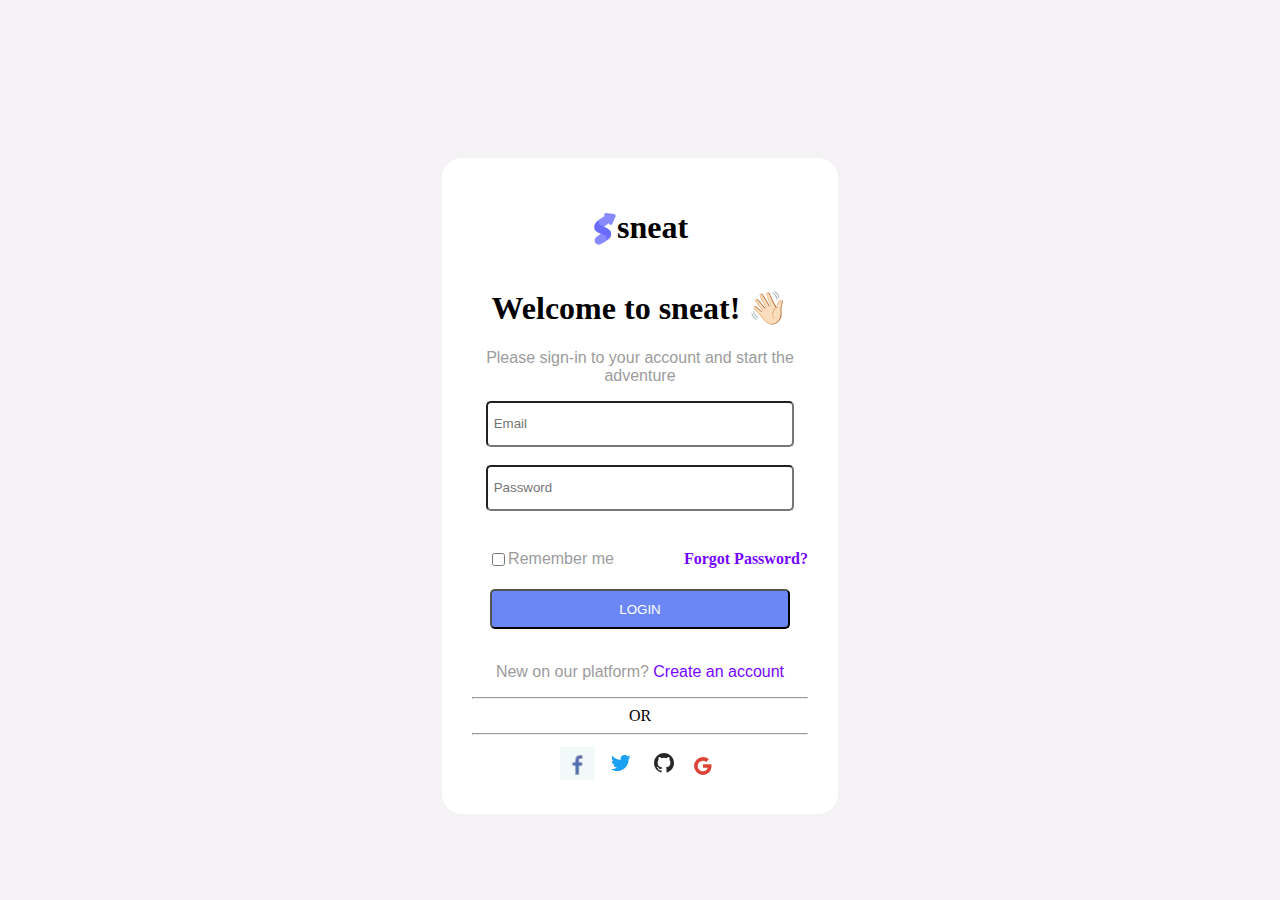
<file: login page.html>
<!DOCTYPE html>
<html lang="en">
<head>
    <meta charset="UTF-8">
    <meta name="viewport" content="width=device-width, initial-scale=1.0">
    <title>Document</title>
    <link rel="stylesheet" href="/css/login.css">
</head>
<body>
    <center><div class="main">
        <div class="login">

        
        <div class="logo">
          <a href="index.html">  <img src="/img/3.png" alt=""></a>
            <h1>sneat</h1>
        </div>
        <div class="text">
            <h1>Welcome to sneat! 👋🏻</h1>
            <p>Please sign-in to your account and start the <br>
                 adventure</p>
        </div>
        <div class="logins">
            <input class="input" type="Email" placeholder=" Email"><br><br>
            <input class="input" type="password" placeholder=" Password"><br><br>
            <div class="forget">
            <input class="checkbox" type="checkbox">

            
            
            <p class="p">Remember me </p> <a href="SECURITY.html"><h4>Forgot Password?</h4></a><br><br>
        </div>
        <a href="index.html"><button class="inputs">LOGIN</button><br><br></a>
            <p>New on our platform? <a href="sing.html"> Create an account</a></p> 
        </div>
        <hr>OR <hr>
        <img class="imgss" src="/img/f1.png" alt="" width="35px" >
        <img class="imgs" src="./img/t2.png" alt="">
        <img class="imgs" src="/img/g3.png" alt="">
        <img class="imgs" src="/img/gg2.png" alt="">
      </div>
    </center></div>

</body>
</html>
</file>
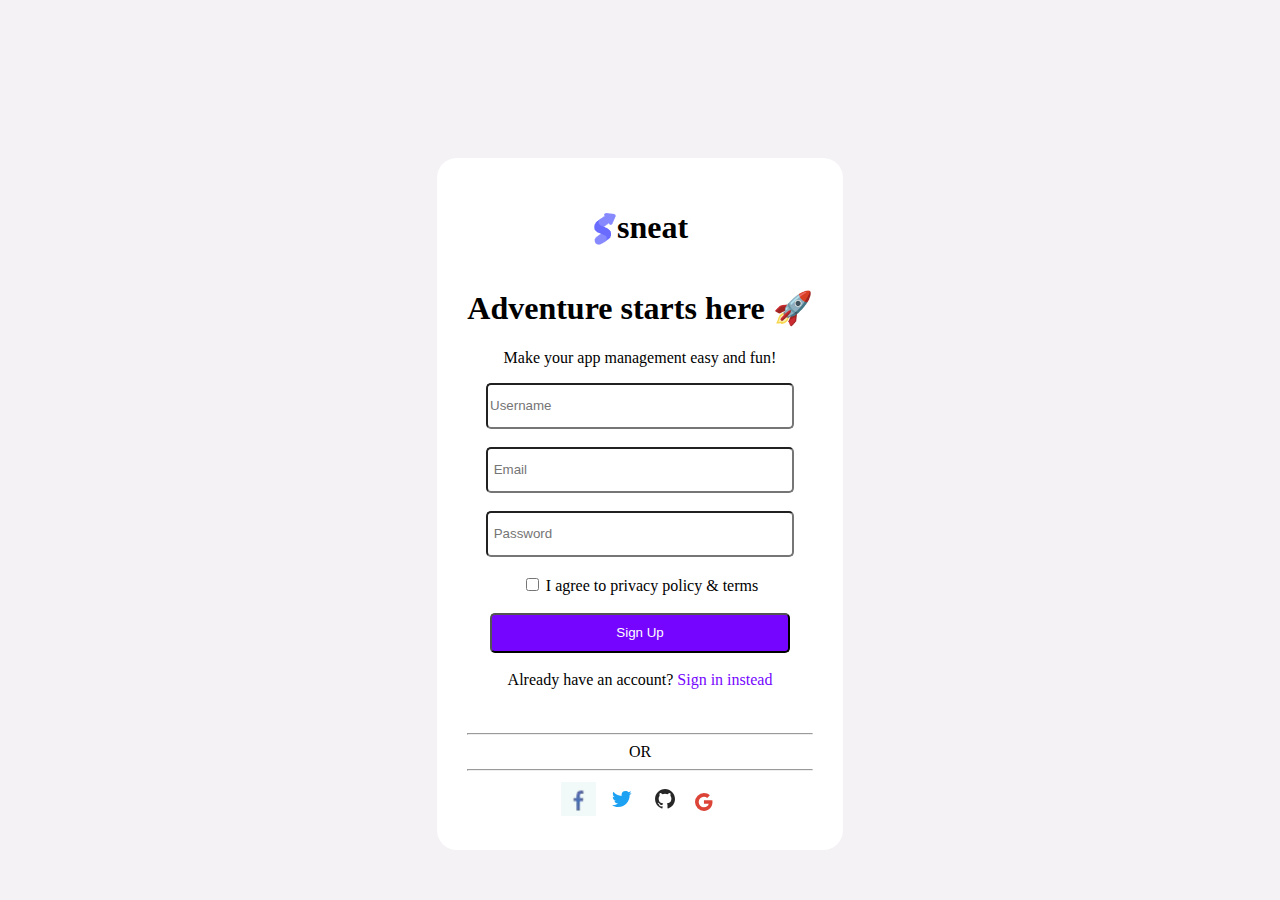
<file: sing.html>
<!DOCTYPE html>
<html lang="en">
<head>
    <meta charset="UTF-8">
    <meta name="viewport" content="width=device-width, initial-scale=1.0">
    <title>Document</title>
    <link rel="stylesheet" href="/css/sing.css">
</head>
<body>
    <center><div class="main">
        <div class="login">

        
        <div class="logo">
            <a href="index.html">  <img src="/img/3.png" alt=""></a>
            <h1>sneat</h1>
        </div>
        <div class="text">
            <h1>Adventure starts here 🚀</h1>
            <p>Make your app management easy and fun!</p>
        </div>
        <div class="logins">
            <input class="input" type="text" placeholder="Username"><br><br>
            <input class="input" type="Email" placeholder=" Email"><br><br>
            <input class="input" type="password" placeholder=" Password"><br><br>
            <input type="checkbox">
            I agree to privacy policy & terms <br><br>
            <a href="index.html"><button class="inputs">Sign Up</button><br><br></a>

            Already have an account? <a href="login page.html"> Sign in instead</a><br><br><br>
            <hr>OR <hr>
            <img class="imgss" src="/img/f1.png" alt="" width="35px" >
            <img class="imgs" src="./img/t2.png" alt="">
            <img class="imgs" src="/img/g3.png" alt="">
            <img class="imgs" src="/img/gg2.png" alt="">

        </div>
    </div>
    </div>
</center>
</body>
</html>
</file>
<file: css/login.css>
body{
    background: #f5f2f6;
    display: flex;
    justify-content: center;
    align-items: center;
}

.main{
    display: flex;
    align-items: center;
    justify-content: center;
    margin-top: 150px;
    background:white;
    border-radius: 20px;
    padding: 30px;
}
p{
    font-size: 16px;
}
.logo{
    display: flex;
    justify-content: center;
    align-items: center;

}

button{
    width: 300px;
    height: 30px;
}
.input{
    width: 300px;
    height: 40px;
    border-radius: 5px;
}
.forget{
    display: flex;
    justify-content: start;
    align-items: center;
}
h4{
    margin-left:70px ;
}
.inputs{
    width: 300px;
    height: 40px;
    border-radius: 5px;
    color: rgb(255, 255, 255);
    background-color:rgb(118, 5, 255) ;
}
    
a{
    font-style: normal;
    color: rgb(118, 5, 255);
    text-decoration:none;
}
p{
    font-family: "Public Sans", sans-serif;
    font-optical-sizing: auto;
    font-weight: weight;
    font-style: normal;
    color: rgb(156, 156, 156);
}
.checkbox{
    margin-left: 20px;
}
.inputss{
    height: 10px;
    width: 10px;
    background:white ;
}
.inputs{
    width: 300px;
    height: 40px;
    border-radius: 5px;
    color: rgb(255, 255, 255);
    background-color:rgb(107, 135, 246) ;
    
}

.inputs:hover{
    background-color:rgb(132, 42, 243) ;
}
</file>
<file: css/sing.css>
body{
    background: #f5f2f6;
    display: flex;
    justify-content: center;
    align-items: center;
}

.main{
    display: flex;
    align-items: center;
    justify-content: center;
    margin-top: 150px;
    background:white;
    border-radius: 20px;
    padding: 30px;
}
p{
    font-size: 16px;
}
.logo{
    display: flex;
    justify-content: center;
    align-items: center;

}

button{
    width: 300px;
    height: 30px;
}
.input{
    width: 300px;
    height: 40px;
    border-radius: 5px;
}
.forget{
    display: flex;
    justify-content: start;
    align-items: center;
}
h4{
    margin-left:70px ;
}
.inputs{
    width: 300px;
    height: 40px;
    border-radius: 5px;
    color: rgb(255, 255, 255);
    background-color:rgb(118, 5, 255) ;
}
    
a{
    font-style: normal;
    color: rgb(118, 5, 255);
    text-decoration:none;
}

.checkbox{
    margin-left: 20px;
}
.inputss{
    height: 10px;
    width: 10px;
    background:white ;
}
.inputs{
    width: 300px;
    height: 40px;
    border-radius: 5px;
    color: rgb(255, 255, 255);
    background-color:rgb(118, 5, 255) ;
}

.inputs:hover{
    background-color:rgb(132, 42, 243) ;
}
</file>
